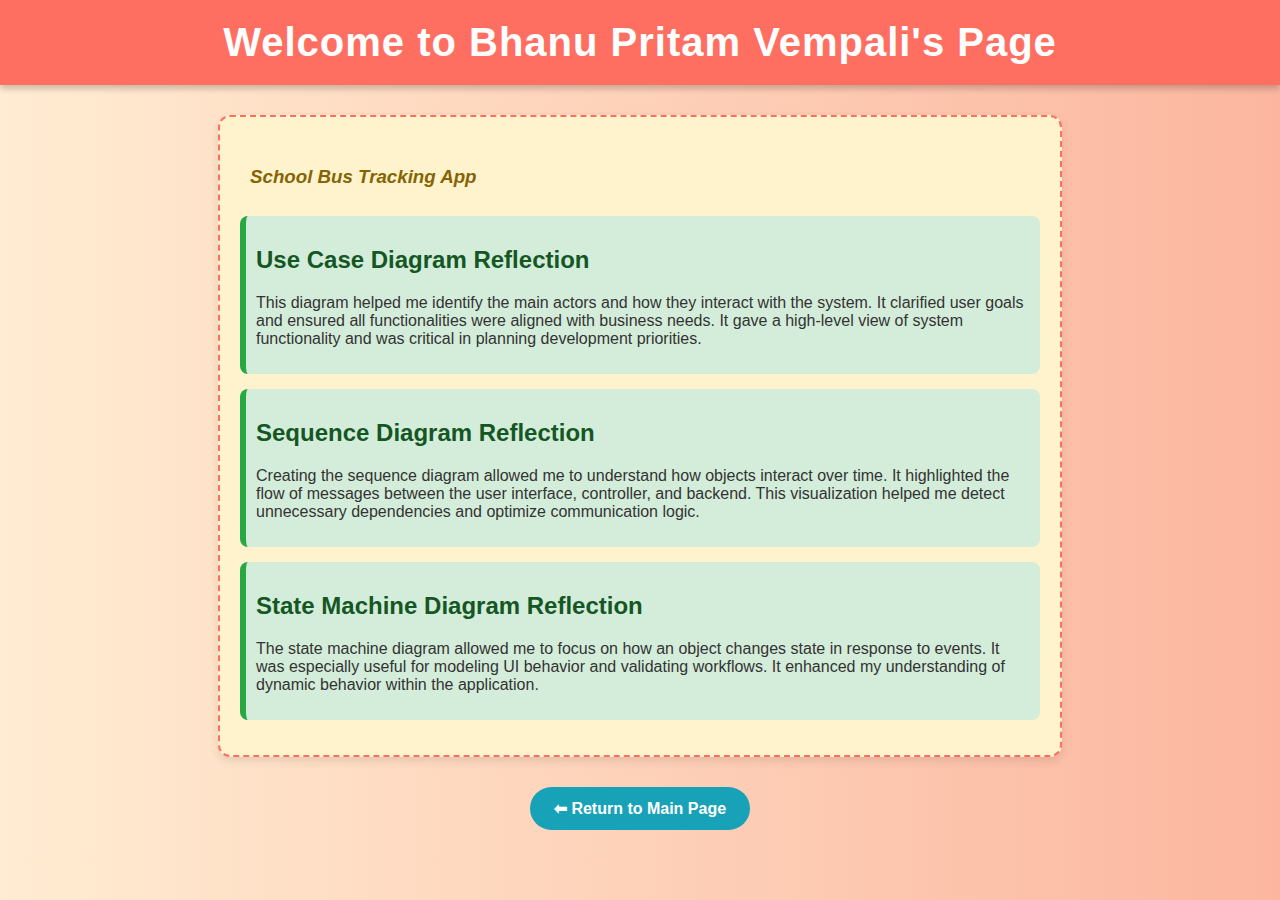
<file: teamMembers/bhanu.html>
<!DOCTYPE html>
<html lang="en">

<head>
    <meta charset="UTF-8" />
    <meta name="viewport" content="width=device-width, initial-scale=1.0"/>
    <title>Bhanu's Page</title>
    <style>
        body {
            font-family: 'Segoe UI', Tahoma, Geneva, Verdana, sans-serif;
            background: linear-gradient(to right, #ffecd2, #fcb69f);
            color: #333;
            margin: 0;
            padding: 0;
        }

        header {
            background-color: #ff6f61;
            color: white;
            padding: 20px;
            text-align: center;
            box-shadow: 0px 4px 6px rgba(0, 0, 0, 0.2);
        }

        h1 {
            margin: 0;
            font-size: 2.5rem;
            letter-spacing: 1px;
        }

        ul {
            list-style-type: none;
            padding: 20px;
            margin: 30px auto;
            max-width: 800px;
            background-color: #fff3cd;
            border: 2px dashed #ff6f61;
            border-radius: 12px;
            box-shadow: 0 4px 10px rgba(0, 0, 0, 0.1);
        }

        li {
            margin: 15px 0;
            padding: 10px;
            background-color: #d4edda;
            border-left: 6px solid #28a745;
            border-radius: 8px;
            transition: all 0.3s ease-in-out;
        }

        li:hover {
            transform: scale(1.03);
            background-color: #c3e6cb;
        }

        h2 {
            color: #155724;
        }

        h3 {
            color: #856404;
            font-style: italic;
            padding: 10px;
            background-color: #fff3cd;
            border-radius: 8px;
        }

        .MainPage-button {
            display: block;
            margin: 30px auto;
            padding: 12px 24px;
            background-color: #17a2b8;
            color: white;
            text-decoration: none;
            font-weight: bold;
            font-size: 1rem;
            border-radius: 50px;
            transition: background-color 0.3s ease-in-out;
            text-align: center;
            width: fit-content;
        }

        .MainPage-button:hover {
            background-color: #138496;
        }
    </style>
</head>

<body>
    <header>
        <h1>Welcome to Bhanu Pritam Vempali's Page</h1>
    </header>

    <ul>
        <h3>School Bus Tracking App</h3>

        <li>
            <h2>Use Case Diagram Reflection</h2>
            <p>This diagram helped me identify the main actors and how they interact with the system. It clarified user goals and ensured all functionalities were aligned with business needs. It gave a high-level view of system functionality and was critical in planning development priorities.</p>
        </li>

        <li>
            <h2>Sequence Diagram Reflection</h2>
            <p>Creating the sequence diagram allowed me to understand how objects interact over time. It highlighted the flow of messages between the user interface, controller, and backend. This visualization helped me detect unnecessary dependencies and optimize communication logic.</p>
        </li>

        <li>
            <h2>State Machine Diagram Reflection</h2>
            <p>The state machine diagram allowed me to focus on how an object changes state in response to events. It was especially useful for modeling UI behavior and validating workflows. It enhanced my understanding of dynamic behavior within the application.</p>
        </li>
    </ul>

    <!-- Return to Main Page -->
    <a href="../index.html" class="MainPage-button">⬅ Return to Main Page</a>
</body>

</html>
</file>
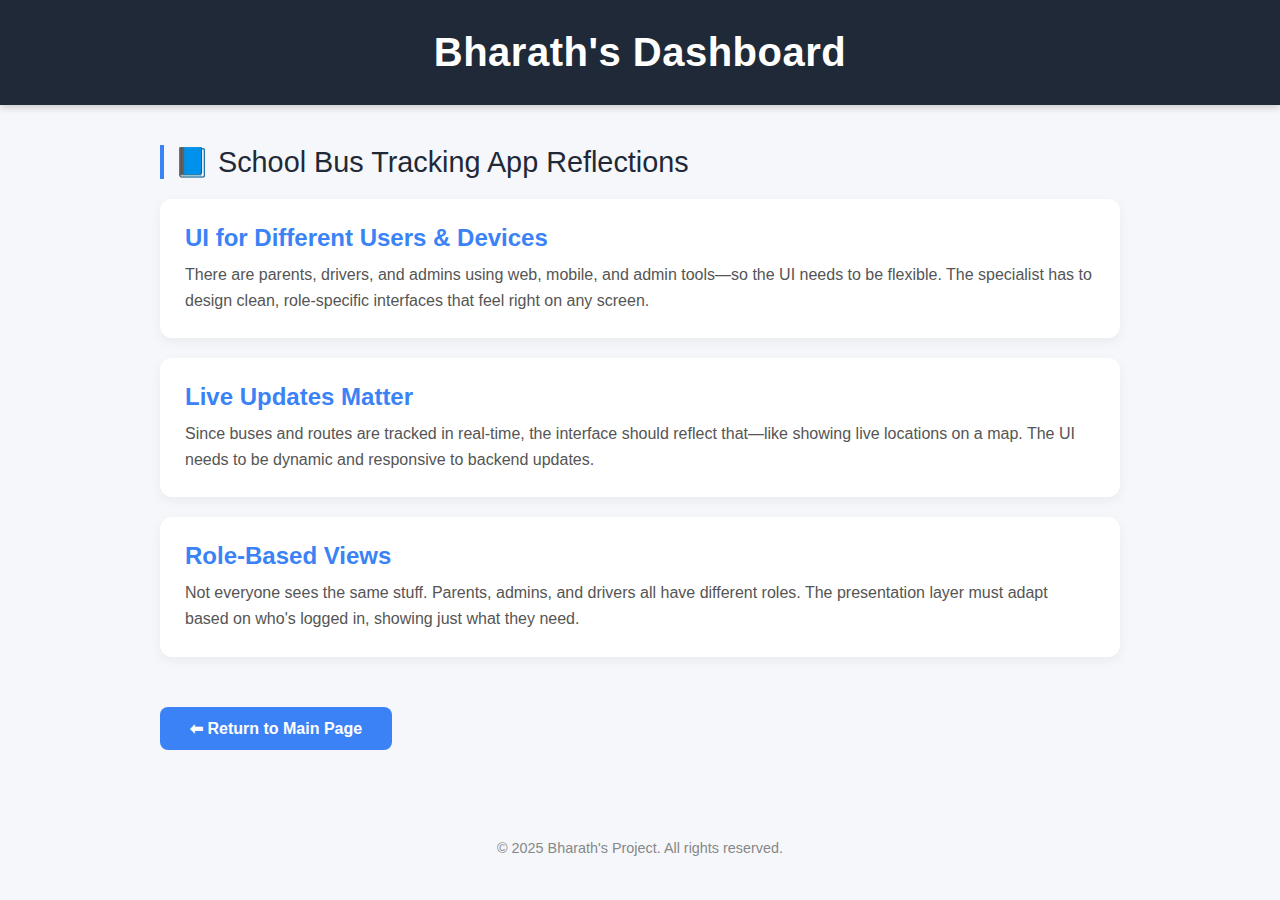
<file: teamMembers/bharath.html>
<!DOCTYPE html>
<html lang="en">

<head>
    <meta charset="UTF-8" />
    <meta name="viewport" content="width=device-width, initial-scale=1.0"/>
    <title>Bharath's Page</title>
    <style>
        * {
            margin: 0;
            padding: 0;
            box-sizing: border-box;
        }

        body {
            font-family: 'Segoe UI', Tahoma, Geneva, Verdana, sans-serif;
            background-color: #f5f7fa;
            color: #333;
        }

        header {
            background-color: #1f2937;
            color: white;
            padding: 30px 20px;
            text-align: center;
            box-shadow: 0 2px 8px rgba(0, 0, 0, 0.2);
        }

        h1 {
            font-size: 2.5rem;
            font-weight: bold;
            letter-spacing: 0.5px;
        }

        .container {
            max-width: 1000px;
            margin: 40px auto;
            padding: 0 20px;
        }

        .section-title {
            font-size: 1.8rem;
            color: #1f2937;
            margin-bottom: 20px;
            border-left: 4px solid #3b82f6;
            padding-left: 10px;
        }

        .card {
            background-color: white;
            padding: 25px;
            margin-bottom: 20px;
            border-radius: 12px;
            box-shadow: 0 4px 12px rgba(0, 0, 0, 0.05);
            transition: transform 0.2s ease;
        }

        .card:hover {
            transform: translateY(-4px);
        }

        .card h2 {
            color: #3b82f6;
            font-size: 1.5rem;
            margin-bottom: 10px;
        }

        .card p {
            font-size: 1rem;
            color: #555;
            line-height: 1.6;
        }

        .back-button {
            display: inline-block;
            margin: 30px auto;
            padding: 12px 30px;
            background-color: #3b82f6;
            color: white;
            font-weight: 600;
            text-decoration: none;
            border-radius: 8px;
            transition: background-color 0.3s ease;
        }

        .back-button:hover {
            background-color: #2563eb;
        }

        footer {
            text-align: center;
            padding: 20px;
            font-size: 0.9rem;
            color: #888;
        }
    </style>
</head>

<body>

    <header>
        <h1>Bharath's Dashboard</h1>
    </header>

    <div class="container">
        <div class="section-title">📘 School Bus Tracking App Reflections</div>

        <div class="card">
            <h2>UI for Different Users & Devices</h2>
            <p>
                There are parents, drivers, and admins using web, mobile, and admin tools—so the UI needs to be flexible. The specialist has to design clean, role-specific interfaces that feel right on any screen.
            </p>
        </div>

        <div class="card">
            <h2>Live Updates Matter</h2>
            <p>
                Since buses and routes are tracked in real-time, the interface should reflect that—like showing live locations on a map. The UI needs to be dynamic and responsive to backend updates.
            </p>
        </div>

        <div class="card">
            <h2>Role-Based Views</h2>
            <p>
                Not everyone sees the same stuff. Parents, admins, and drivers all have different roles. The presentation layer must adapt based on who's logged in, showing just what they need.
            </p>
        </div>

        <a href="../index.html" class="back-button">⬅ Return to Main Page</a>
    </div>

    <footer>
        &copy; 2025 Bharath's Project. All rights reserved.
    </footer>

</body>

</html>
</file>
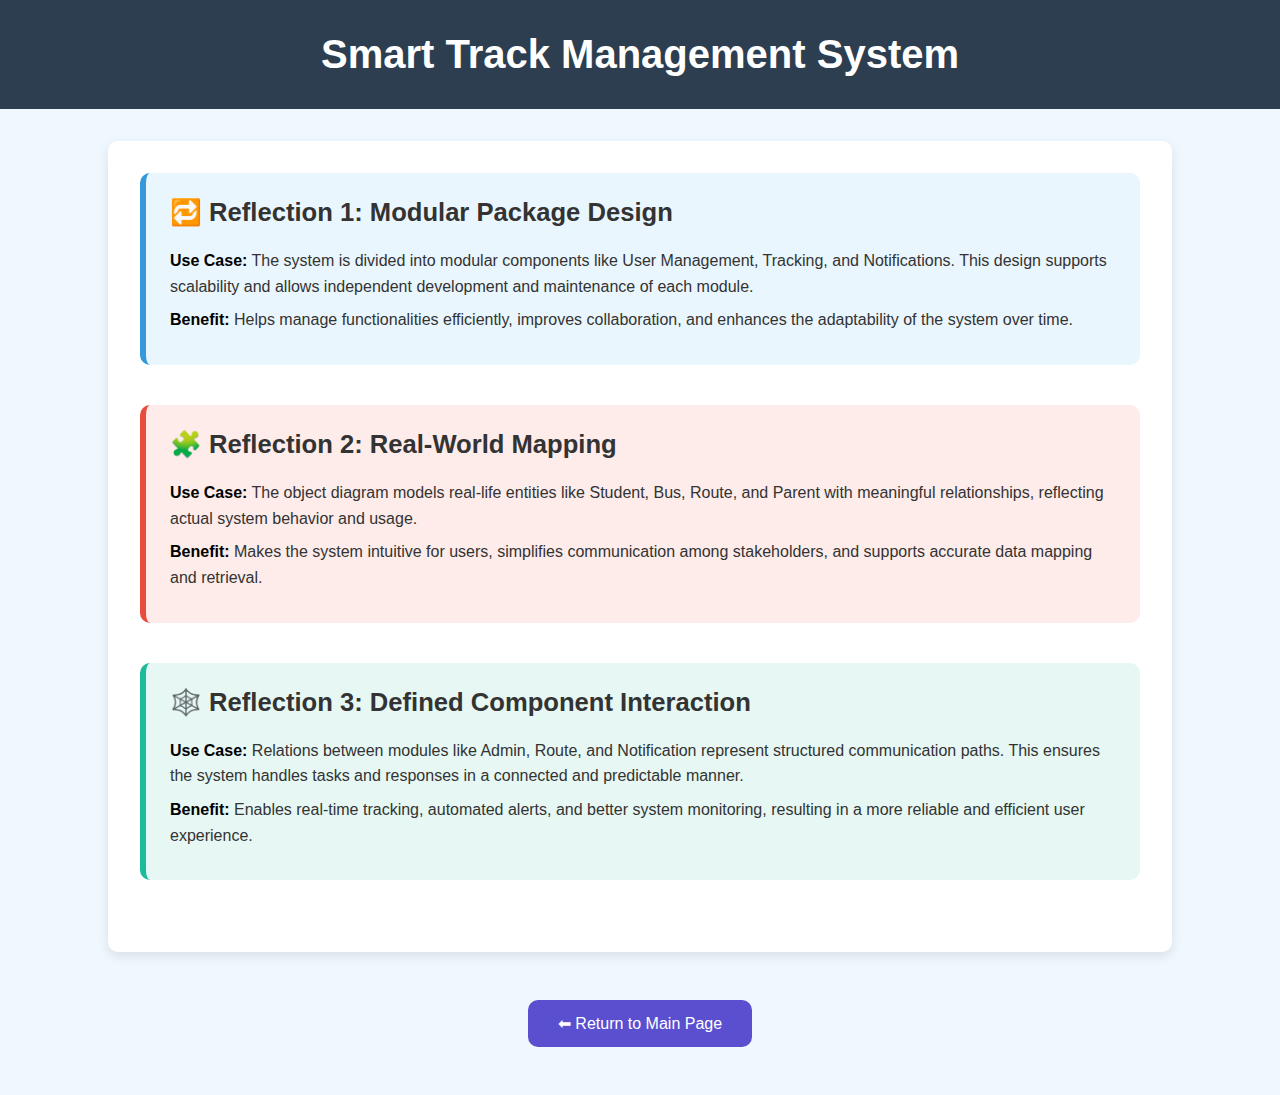
<file: teamMembers/gouse.html>
<!DOCTYPE html>
<html lang="en">

<head>
  <meta charset="UTF-8" />
  <meta name="viewport" content="width=device-width, initial-scale=1.0" />
  <title>Smart Track Management System - Reflections</title>
  <style>
    body {
      font-family: Arial, sans-serif;
      background-color: #f0f8ff;
      margin: 0;
      padding: 0;
      color: #333;
    }

    header {
      background-color: #2c3e50;
      color: white;
      text-align: center;
      padding: 2rem 1rem;
    }

    header h1 {
      margin: 0;
      font-size: 2.5rem;
    }

    .content {
      max-width: 1000px;
      margin: 2rem auto;
      padding: 2rem;
      background-color: #ffffff;
      border-radius: 10px;
      box-shadow: 0 4px 12px rgba(0, 0, 0, 0.1);
    }

    .section {
      margin-bottom: 2.5rem;
      padding: 1.5rem;
      border-radius: 10px;
      border-left: 6px solid;
    }

    .fleet {
      border-color: #3498db;
      background-color: #eaf6fd;
    }

    .student {
      border-color: #e74c3c;
      background-color: #fdecea;
    }

    .hospital {
      border-color: #1abc9c;
      background-color: #e6f7f4;
    }

    h2 {
      margin-top: 0;
      font-size: 1.6rem;
    }

    p {
      line-height: 1.6;
      margin: 0.5rem 0;
    }

    strong {
      color: #000;
    }

    .MainPage-button {
      display: block;
      width: fit-content;
      margin: 3rem auto;
      background-color: #5a4fcf;
      color: white;
      padding: 14px 30px;
      font-size: 16px;
      border: none;
      border-radius: 10px;
      text-align: center;
      cursor: pointer;
      text-decoration: none;
      transition: background-color 0.3s ease;
    }

    .MainPage-button:hover {
      background-color: #423aaf;
    }
  </style>
</head>

<body>

  <header>
    <h1>Smart Track Management System</h1>
  </header>

  <div class="content">

    <div class="section fleet">
      <h2>🔁 Reflection 1: Modular Package Design</h2>
      <p><strong>Use Case:</strong> The system is divided into modular components like User Management, Tracking, and Notifications. This design supports scalability and allows independent development and maintenance of each module.</p>
      <p><strong>Benefit:</strong> Helps manage functionalities efficiently, improves collaboration, and enhances the adaptability of the system over time.</p>
    </div>

    <div class="section student">
      <h2>🧩 Reflection 2: Real-World Mapping</h2>
      <p><strong>Use Case:</strong> The object diagram models real-life entities like Student, Bus, Route, and Parent with meaningful relationships, reflecting actual system behavior and usage.</p>
      <p><strong>Benefit:</strong> Makes the system intuitive for users, simplifies communication among stakeholders, and supports accurate data mapping and retrieval.</p>
    </div>

    <div class="section hospital">
      <h2>🕸️ Reflection 3: Defined Component Interaction</h2>
      <p><strong>Use Case:</strong> Relations between modules like Admin, Route, and Notification represent structured communication paths. This ensures the system handles tasks and responses in a connected and predictable manner.</p>
      <p><strong>Benefit:</strong> Enables real-time tracking, automated alerts, and better system monitoring, resulting in a more reliable and efficient user experience.</p>
    </div>

  </div>

  <a href="../index.html" class="MainPage-button">⬅ Return to Main Page</a>

</body>

</html>
</file>
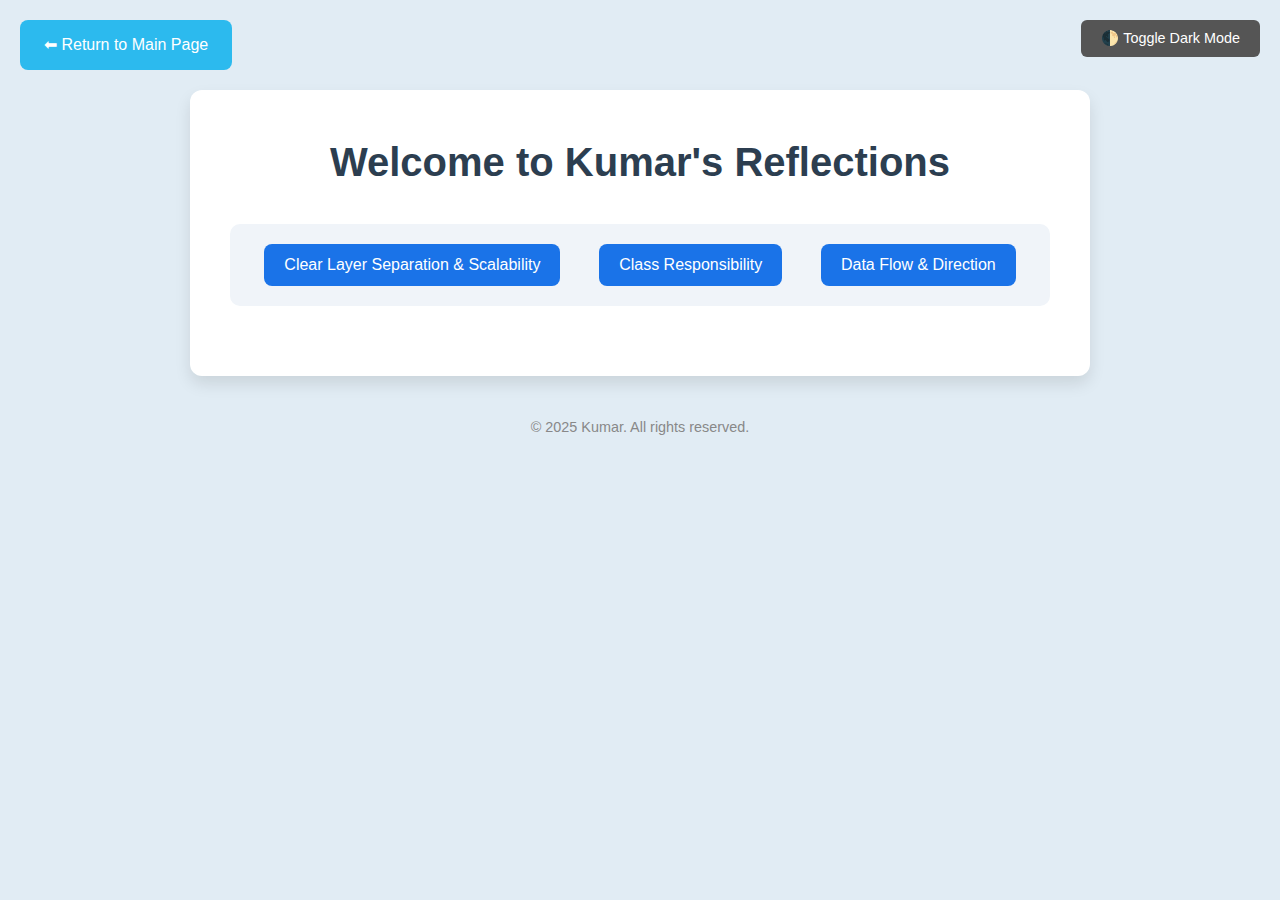
<file: teamMembers/kumar.html>
<!DOCTYPE html>
<html lang="en">

<head>
  <meta charset="UTF-8" />
  <meta name="viewport" content="width=device-width, initial-scale=1.0" />
  <title>Kumar's Page</title>

  <style>
    * {
      margin: 0;
      padding: 0;
      box-sizing: border-box;
      font-family: 'Segoe UI', Tahoma, Geneva, Verdana, sans-serif;
      transition: background-color 0.3s ease, color 0.3s ease;
    }
  
    body {
      background: #e1ecf4; /* ADDED light background */
      color: #333;
      line-height: 1.6;
      padding: 20px;
    }
  
    body.dark-mode {
      background: #0d1117; /* ADDED dark background */
      color: #f1f1f1;
    }
  
    .container {
      max-width: 900px;
      margin: 0 auto;
      background: #ffffff;
      padding: 40px;
      border-radius: 12px;
      box-shadow: 0 8px 16px rgba(0, 0, 0, 0.1);
    }
  
    body.dark-mode .container {
      background: #1e1e1e;
      box-shadow: 0 8px 16px rgba(255, 255, 255, 0.05);
    }
  
    h1 {
      font-size: 2.5em;
      color: #2c3e50;
      text-align: center;
      margin-bottom: 30px;
    }
  
    body.dark-mode h1 {
      color: #dbeafe;
    }
  
    .Reflection-stage {
      display: flex;
      justify-content: space-around;
      margin-bottom: 30px;
      flex-wrap: wrap;
      gap: 10px;
      background: #f0f4f9; /* ADDED subtle bg */
      padding: 20px;
      border-radius: 10px;
    }
  
    body.dark-mode .Reflection-stage {
      background: #22262c; /* dark version */
    }
  
    .Reflection-stage button {
      background-color: #1a73e8;
      color: white;
      border: none;
      padding: 12px 20px;
      border-radius: 8px;
      font-size: 1em;
      cursor: pointer;
    }
  
    .Reflection-stage button:hover {
      background-color: #0b5cd7;
    }
  
    .reflection {
      display: none;
      background: #eaf1f8;
      padding: 25px;
      border-radius: 10px;
      margin-bottom: 20px;
    }
  
    body.dark-mode .reflection {
      background: #2a2a2a;
    }
  
    .reflection h2 {
      font-size: 1.2em;
    }
  
    footer {
      text-align: center;
      font-size: 0.9em;
      margin-top: 40px;
      color: #888;
    }
  
    body.dark-mode footer {
      color: #aaa;
    }
  
    .MainPage-button {
      display: inline-block;
      background-color: #2cbaee;
      color: white;
      padding: 12px 24px;
      border: none;
      border-radius: 8px;
      font-size: 16px;
      cursor: pointer;
      text-decoration: none;
      margin-bottom: 20px;
    }
  
    .MainPage-button:hover {
      background-color: #199cc9;
    }
  
    .toggle-dark-mode {
      float: right;
      background-color: #555;
      color: #fff;
      padding: 10px 20px;
      font-size: 0.9em;
      border-radius: 6px;
      border: none;
      cursor: pointer;
      margin-bottom: 20px;
    }
  
    body.dark-mode .toggle-dark-mode {
      background-color: #ccc;
      color: #000;
    }
  
    @keyframes fadeInUp {
  from {
    opacity: 0;
    transform: translateY(10px);
  }

  to {
    opacity: 1;
    transform: translateY(0);
  }
}

.fade-in {
  animation: fadeInUp 0.4s ease forwards;
}

  </style>
  

  <script>
    function showReflection(num) {
      const reflections = document.querySelectorAll('.reflection');
      reflections.forEach(div => div.style.display = 'none');

      let id;
      if (num === 1) id = "Clear Layer Separation & Scalability";
      else if (num === 2) id = "Room for Improved Class Responsibility";
      else if (num === 3) id = "Relationship Direction & Data Flow Clarity";

      document.getElementById(id).style.display = 'block';
    }

    function toggleDarkMode() {
      document.body.classList.toggle("dark-mode");
    }
  </script>
</head>

<body>
  <a href="../index.html" class="MainPage-button">⬅ Return to Main Page</a>
  <button class="toggle-dark-mode" onclick="toggleDarkMode()">🌓 Toggle Dark Mode</button>

  <div class="container">
    <h1>Welcome to Kumar's Reflections</h1>

    <div class="Reflection-stage">
      <button onclick="showReflection(1)">Clear Layer Separation & Scalability</button>
      <button onclick="showReflection(2)">Class Responsibility</button>
      <button onclick="showReflection(3)">Data Flow & Direction</button>
    </div>

    <div id="Clear Layer Separation & Scalability" class="reflection">
      <h2>
        I used the <strong>trackable interface</strong> to support a layered architecture where business logic is centralized and reusable. This makes it easier to scale the app when introducing other entities like sensors, students, or driver profiles.
      </h2>
    </div>

    <div id="Room for Improved Class Responsibility" class="reflection">
      <h2>
        As a <strong>BLL specialist</strong>, I’d advocate enriching these classes with behaviors like <code>assignRoute()</code>, <code>updateLocation()</code>, or <code>calculateETA()</code> to embed true business intelligence in the system.
      </h2>
    </div>

    <div id="Relationship Direction & Data Flow Clarity" class="reflection">
      <h2>
        Bidirectional associations and inheritance are useful, but their intent must be clear. We need defined <strong>ownership and flow of data</strong> to prevent coupling or ambiguity in logic handling.
      </h2>
    </div>
  </div>

  <footer>
    &copy; 2025 Kumar. All rights reserved.
  </footer>
</body>

</html>
</file>
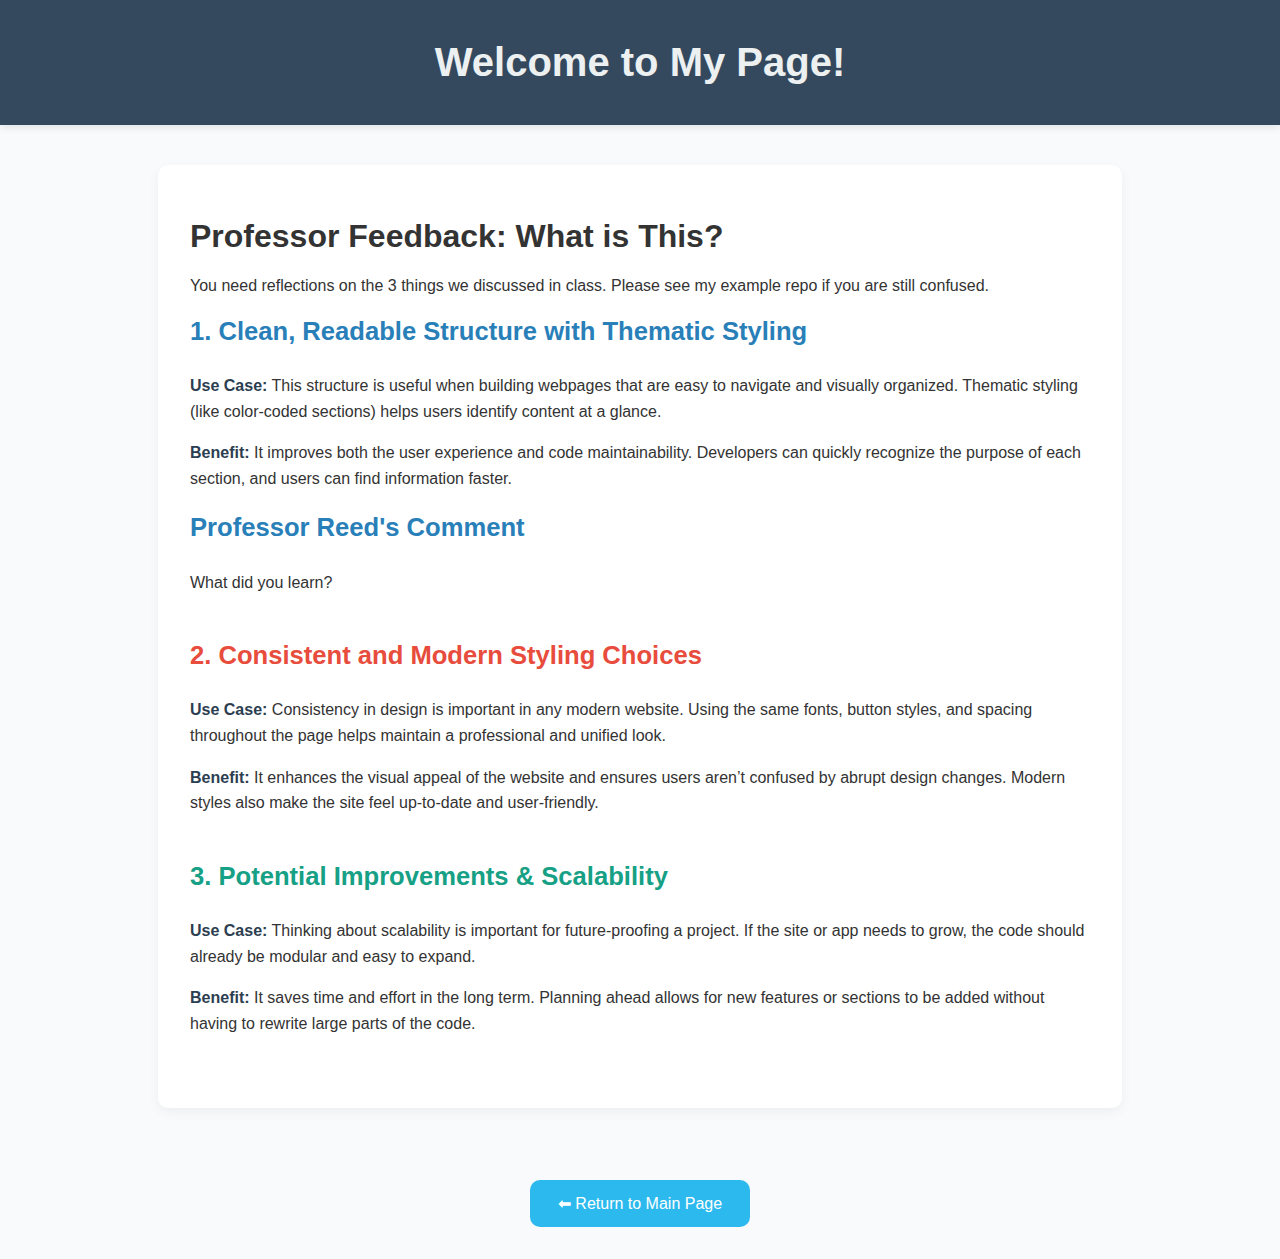
<file: teamMembers/sasikiran.html>
<!DOCTYPE html>
<html lang="en">

<head>
  <meta charset="UTF-8" />
  <meta name="viewport" content="width=device-width, initial-scale=1.0" />
  <title>Welcome to My Page!</title>
  <style>
    body {
      font-family: 'Segoe UI', Tahoma, Geneva, Verdana, sans-serif;
      background-color: #f9fafb;
      margin: 0;
      padding: 0;
      color: #333;
    }

    header {
      background-color: #34495e;
      color: #ecf0f1;
      text-align: center;
      padding: 2.5rem 1rem;
      box-shadow: 0 2px 8px rgba(0, 0, 0, 0.1);
    }

    header h1 {
      margin: 0;
      font-size: 2.5rem;
    }

    .content {
      max-width: 900px;
      margin: 2.5rem auto;
      padding: 2rem;
      background-color: #ffffff;
      border-radius: 10px;
      box-shadow: 0 4px 12px rgba(0, 0, 0, 0.05);
    }

    h2 {
      margin-top: 0;
      font-size: 1.6rem;
    }

    .section {
      margin-bottom: 2.5rem;
      line-height: 1.6;
    }

    .fleet h2 {
      color: #2980b9;
    }

    .student h2 {
      color: #e74c3c;
    }

    .hospital h2 {
      color: #16a085;
    }

    strong {
      color: #2c3e50;
    }

    .MainPage-button {
      display: inline-block;
      margin: 2rem auto;
      background-color: #2cbaee;
      color: white;
      padding: 14px 28px;
      border: none;
      border-radius: 10px;
      font-size: 16px;
      cursor: pointer;
      text-align: center;
      text-decoration: none;
      transition: background-color 0.3s ease, transform 0.2s ease;
    }

    .MainPage-button:hover {
      background-color: #1aa3d9;
      transform: scale(1.05);
    }

    p {
      margin: 0.5rem 0 1rem;
    }
  </style>
</head>

<body>

  <header>
    <h1>Welcome to My Page!</h1>
  </header>

  <div class="content">
    <h1>Professor Feedback: What is This?</h1>
    <p>You need reflections on the 3 things we discussed in class. Please see my example repo if you are still
      confused.</p>

    <div class="section fleet">
      <h2>1. Clean, Readable Structure with Thematic Styling</h2>
      <p><strong>Use Case:</strong> This structure is useful when building webpages that are easy to navigate and visually organized. Thematic styling (like color-coded sections) helps users identify content at a glance.</p>
      <p><strong>Benefit:</strong> It improves both the user experience and code maintainability. Developers can quickly recognize the purpose of each section, and users can find information faster.</p>
      <h2>Professor Reed's Comment</h2>
      <p>What did you learn?</p>
    </div>

    <div class="section student">
      <h2>2. Consistent and Modern Styling Choices</h2>
      <p><strong>Use Case:</strong> Consistency in design is important in any modern website. Using the same fonts, button styles, and spacing throughout the page helps maintain a professional and unified look.</p>
      <p><strong>Benefit:</strong> It enhances the visual appeal of the website and ensures users aren’t confused by abrupt design changes. Modern styles also make the site feel up-to-date and user-friendly.</p>
    </div>

    <div class="section hospital">
      <h2>3. Potential Improvements & Scalability</h2>
      <p><strong>Use Case:</strong> Thinking about scalability is important for future-proofing a project. If the site or app needs to grow, the code should already be modular and easy to expand.</p>
      <p><strong>Benefit:</strong> It saves time and effort in the long term. Planning ahead allows for new features or sections to be added without having to rewrite large parts of the code.</p>
    </div>
  </div>

  <!-- Return to Main Page -->
  <div style="text-align: center;">
    <a href="../index.html" class="MainPage-button">⬅ Return to Main Page</a>
  </div>

</body>

</html>
</file>
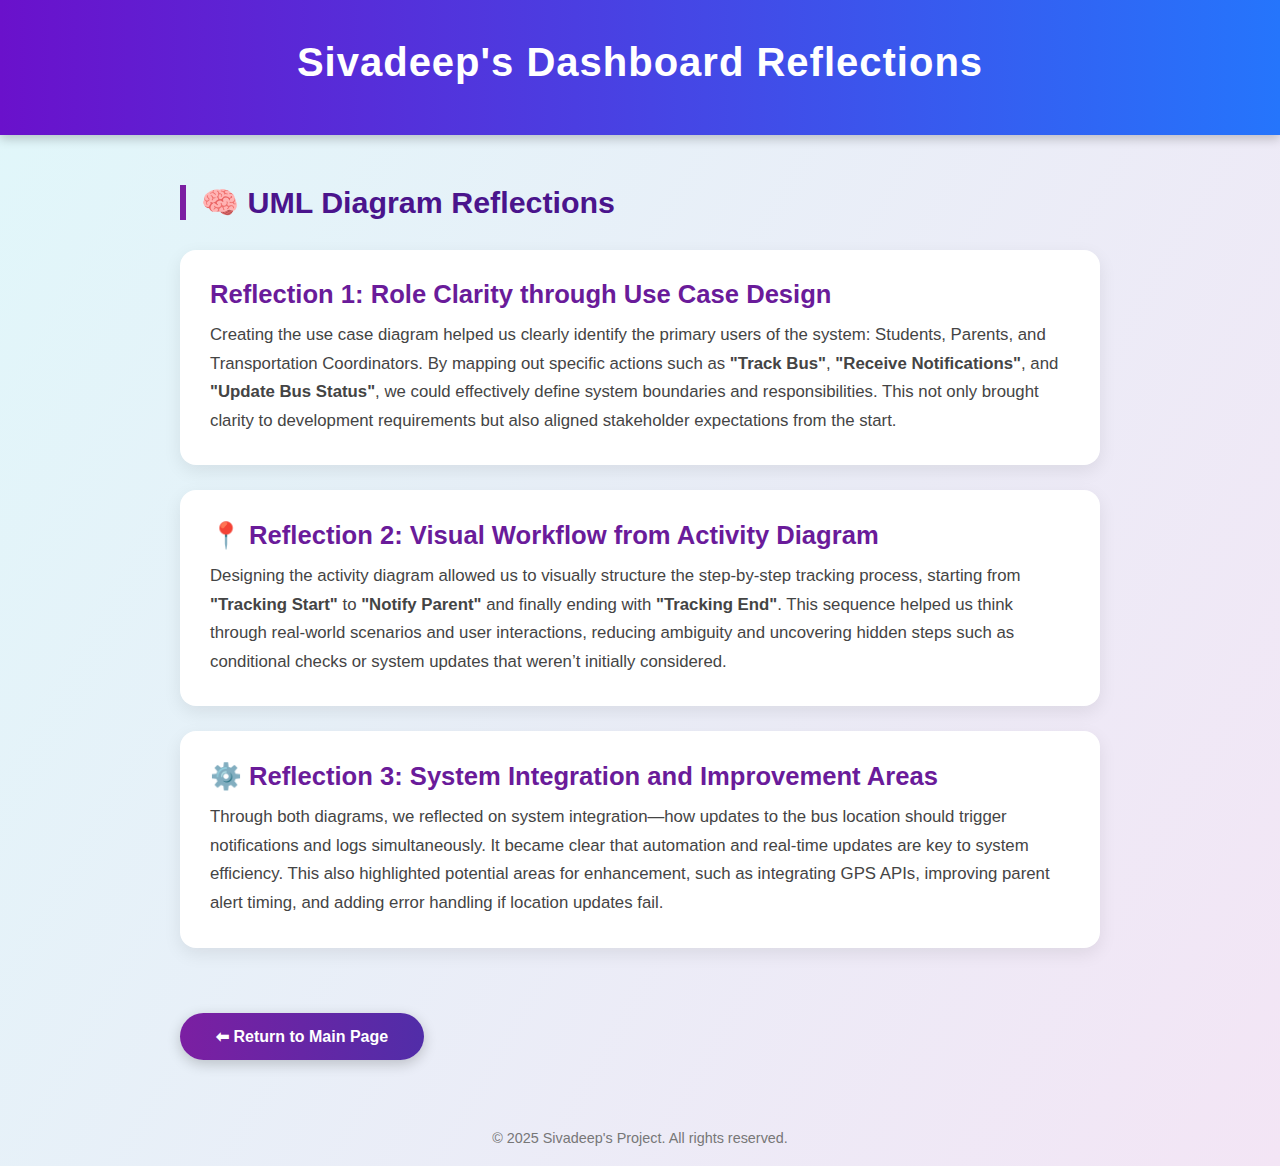
<file: teamMembers/sivadeep.html>
<!DOCTYPE html>
<html lang="en">

<head>
  <meta charset="UTF-8" />
  <meta name="viewport" content="width=device-width, initial-scale=1.0" />
  <title>Sivadeep's Page</title>
  <style>
    * {
      margin: 0;
      padding: 0;
      box-sizing: border-box;
    }

    body {
      font-family: 'Segoe UI', Tahoma, Geneva, Verdana, sans-serif;
      background: linear-gradient(120deg, #e0f7fa, #f3e5f5);
      color: #2c3e50;
      transition: background 0.3s ease;
    }

    header {
      background: linear-gradient(to right, #6a11cb, #2575fc);
      color: white;
      padding: 40px 20px;
      text-align: center;
      box-shadow: 0 4px 10px rgba(0, 0, 0, 0.2);
    }

    h1 {
      font-size: 2.5rem;
      font-weight: 700;
      margin-bottom: 10px;
      letter-spacing: 1px;
    }

    .container {
      max-width: 960px;
      margin: 50px auto;
      padding: 0 20px;
    }

    .section-title {
      font-size: 1.9rem;
      color: #4a148c;
      margin-bottom: 30px;
      border-left: 6px solid #7b1fa2;
      padding-left: 15px;
      font-weight: 600;
    }

    .card {
      background: #ffffff;
      padding: 30px;
      margin-bottom: 25px;
      border-radius: 16px;
      box-shadow: 0 6px 18px rgba(0, 0, 0, 0.08);
      transition: transform 0.3s ease, box-shadow 0.3s ease;
    }

    .card:hover {
      transform: translateY(-6px);
      box-shadow: 0 10px 24px rgba(0, 0, 0, 0.15);
    }

    .card h2 {
      font-size: 1.6rem;
      margin-bottom: 12px;
      color: #6a1b9a;
    }

    .card p {
      font-size: 1.05rem;
      color: #444;
      line-height: 1.7;
    }

    .back-button {
      display: inline-block;
      margin: 40px auto 0;
      padding: 14px 36px;
      background: linear-gradient(to right, #7b1fa2, #512da8);
      color: white;
      font-weight: bold;
      font-size: 1rem;
      text-decoration: none;
      border-radius: 30px;
      box-shadow: 0 4px 14px rgba(0, 0, 0, 0.2);
      transition: background 0.3s ease, transform 0.3s ease;
    }

    .back-button:hover {
      background: linear-gradient(to right, #512da8, #303f9f);
      transform: scale(1.05);
    }

    footer {
      text-align: center;
      padding: 20px;
      font-size: 0.9rem;
      color: #777;
      margin-top: 50px;
    }
  </style>
</head>

<body>

  <header>
    <h1>Sivadeep's Dashboard Reflections</h1>
  </header>

  <div class="container">
    <div class="section-title">🧠 UML Diagram Reflections</div>

    <div class="card">
      <h2>Reflection 1: Role Clarity through Use Case Design</h2>
      <p>
        Creating the use case diagram helped us clearly identify the primary users of the system: Students, Parents, and Transportation Coordinators.
        By mapping out specific actions such as <strong>"Track Bus"</strong>, <strong>"Receive Notifications"</strong>, and <strong>"Update Bus Status"</strong>,
        we could effectively define system boundaries and responsibilities. This not only brought clarity to development requirements
        but also aligned stakeholder expectations from the start.
      </p>
    </div>

    <div class="card">
      <h2>📍 Reflection 2: Visual Workflow from Activity Diagram</h2>
      <p>
        Designing the activity diagram allowed us to visually structure the step-by-step tracking process, starting from
        <strong>"Tracking Start"</strong> to <strong>"Notify Parent"</strong> and finally ending with <strong>"Tracking End"</strong>.
        This sequence helped us think through real-world scenarios and user interactions, reducing ambiguity and uncovering hidden steps
        such as conditional checks or system updates that weren’t initially considered.
      </p>
    </div>

    <div class="card">
      <h2>⚙️ Reflection 3: System Integration and Improvement Areas</h2>
      <p>
        Through both diagrams, we reflected on system integration—how updates to the bus location should trigger notifications and logs simultaneously.
        It became clear that automation and real-time updates are key to system efficiency. This also highlighted potential areas for enhancement,
        such as integrating GPS APIs, improving parent alert timing, and adding error handling if location updates fail.
      </p>
    </div>

    <a href="../index.html" class="back-button">⬅ Return to Main Page</a>
  </div>

  <footer>
    &copy; 2025 Sivadeep's Project. All rights reserved.
  </footer>

</body>

</html>
</file>
